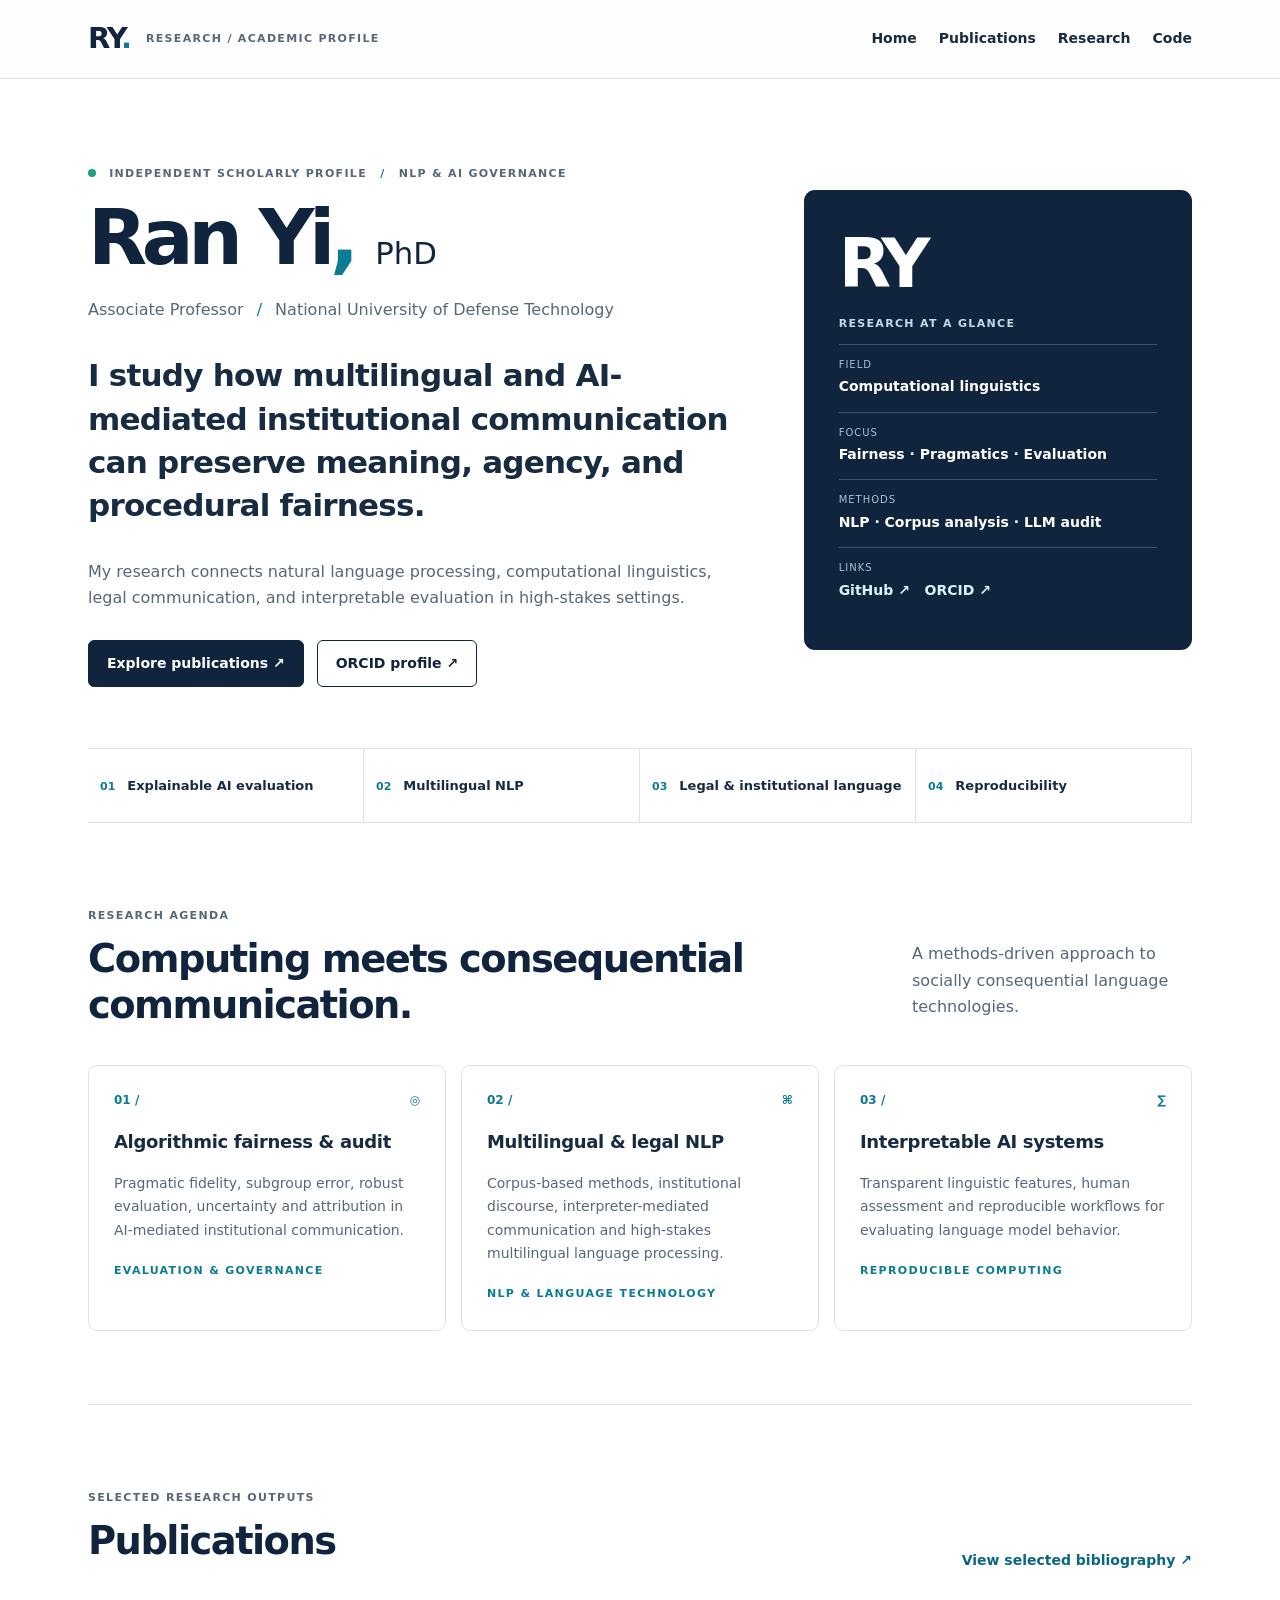
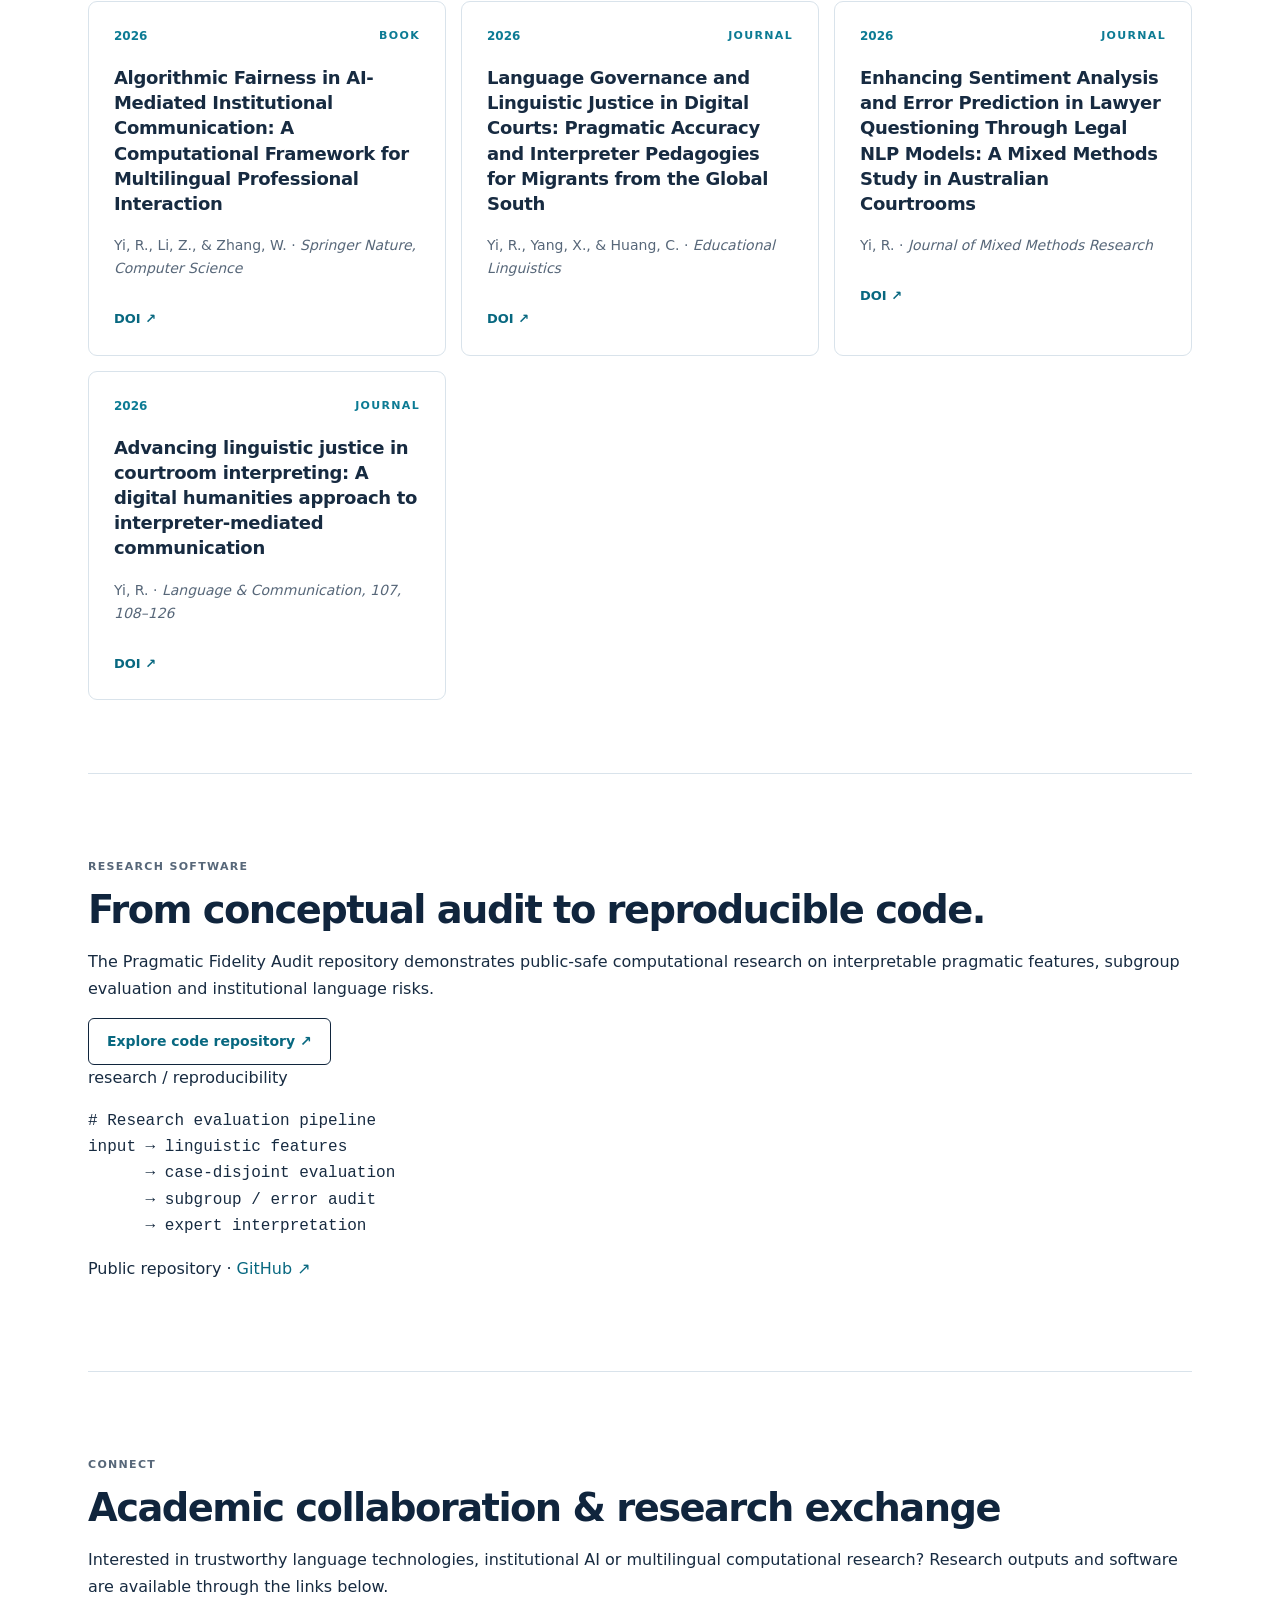
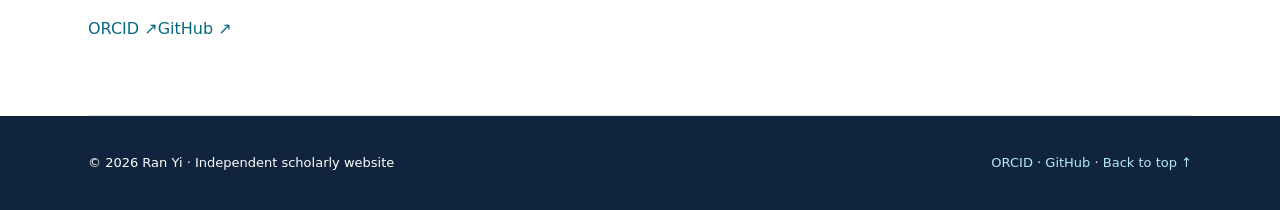
<file: index.html>
<!doctype html>
<html lang="en">
<head>
<meta charset="utf-8">
<meta name="viewport" content="width=device-width, initial-scale=1">
<meta name="theme-color" content="#0b1e35">
<meta name="author" content="Ran Yi">
<meta name="description" content="Academic website of Ran Yi, PhD: natural language processing, algorithmic fairness, multilingual and legal AI, reproducible computational research.">
<link rel="canonical" href="https://yiran910130.github.io/">
<link rel="icon" type="image/svg+xml" href="assets/favicon.svg">
<link rel="stylesheet" href="assets/site.css">
<meta property="og:type" content="profile"><meta property="og:title" content="Ran Yi, PhD | NLP · Algorithmic Fairness · Legal AI"><meta property="og:description" content="NLP · Algorithmic Fairness · Multilingual & Legal AI"><meta property="og:url" content="https://yiran910130.github.io/">
<title>Ran Yi, PhD | NLP · Algorithmic Fairness · Legal AI</title>
<script type="application/ld+json">{"@context": "https://schema.org", "@type": "Person", "name": "Ran Yi", "honorificSuffix": "PhD", "url": "https://yiran910130.github.io/", "sameAs": ["https://orcid.org/0000-0003-0630-8623", "https://github.com/yiran910130"], "jobTitle": "Associate Professor", "affiliation": {"@type": "CollegeOrUniversity", "name": "National University of Defense Technology"}, "knowsAbout": ["Natural language processing", "Algorithmic fairness", "Legal AI", "Multilingual communication", "Computational linguistics"]}</script>
</head>
<body><a class="skip" href="#content">Skip to main content</a>
<header class="header"><div class="shell nav"><a class="brand" href="index.html"><span class="brand-mark">RY<span class="brand-dot">.</span></span><span class="brand-caption">RESEARCH / ACADEMIC PROFILE</span></a><nav aria-label="Primary"><a aria-current="page" href="index.html">Home</a><a  href="publications.html">Publications</a><a href="index.html#research">Research</a><a href="index.html#software">Code</a></nav></div></header>
<main id="content"><div class="shell">
<section class="hero" aria-labelledby="hero-title"><div class="hero-main"><p class="eyebrow"><span class="status"></span> INDEPENDENT SCHOLARLY PROFILE <span class="slash">/</span> NLP &amp; AI GOVERNANCE</p><h1 id="hero-title">Ran Yi<span class="comma">,</span> <span class="degree">PhD</span></h1><p class="hero-role">Associate Professor <span class="slash">/</span> National University of Defense Technology</p><p class="hero-summary">I study how multilingual and AI-mediated institutional communication can preserve <strong>meaning, agency, and procedural fairness</strong>.</p><p class="lead">My research connects natural language processing, computational linguistics, legal communication, and interpretable evaluation in high-stakes settings.</p><div class="cta"><a class="btn primary" href="publications.html">Explore publications <span aria-hidden="true">↗</span></a><a class="btn outline" href="https://orcid.org/0000-0003-0630-8623">ORCID profile <span aria-hidden="true">↗</span></a></div></div>
<aside class="identity" aria-label="Research focus"><div class="initials" aria-hidden="true">RY</div><p class="label">RESEARCH AT A GLANCE</p><div class="identity-list"><div><span>FIELD</span><strong>Computational linguistics</strong></div><div><span>FOCUS</span><strong>Fairness · Pragmatics · Evaluation</strong></div><div><span>METHODS</span><strong>NLP · Corpus analysis · LLM audit</strong></div><div><span>LINKS</span><strong><a href="https://github.com/yiran910130">GitHub ↗</a> &nbsp; <a href="https://orcid.org/0000-0003-0630-8623">ORCID ↗</a></strong></div></div></aside></section>
<section class="band" aria-label="Core research strengths"><div><span class="band-number">01</span><span>Explainable AI evaluation</span></div><div><span class="band-number">02</span><span>Multilingual NLP</span></div><div><span class="band-number">03</span><span>Legal &amp; institutional language</span></div><div><span class="band-number">04</span><span>Reproducibility</span></div></section>
<section class="section" id="research"><div class="section-heading"><div><p class="eyebrow dark">RESEARCH AGENDA</p><h2>Computing meets consequential communication.</h2></div><p class="section-aside">A methods-driven approach to socially consequential language technologies.</p></div><div class="research-grid"><article class="research-card"><div class="card-top"><span>01 / </span><span class="research-symbol" aria-hidden="true">◎</span></div><h3>Algorithmic fairness &amp; audit</h3><p>Pragmatic fidelity, subgroup error, robust evaluation, uncertainty and attribution in AI-mediated institutional communication.</p><span class="keyword">EVALUATION &amp; GOVERNANCE</span></article><article class="research-card"><div class="card-top"><span>02 / </span><span class="research-symbol" aria-hidden="true">⌘</span></div><h3>Multilingual &amp; legal NLP</h3><p>Corpus-based methods, institutional discourse, interpreter-mediated communication and high-stakes multilingual language processing.</p><span class="keyword">NLP &amp; LANGUAGE TECHNOLOGY</span></article><article class="research-card"><div class="card-top"><span>03 / </span><span class="research-symbol" aria-hidden="true">∑</span></div><h3>Interpretable AI systems</h3><p>Transparent linguistic features, human assessment and reproducible workflows for evaluating language model behavior.</p><span class="keyword">REPRODUCIBLE COMPUTING</span></article></div></section>
<section class="section" id="selected"><div class="section-heading"><div><p class="eyebrow dark">SELECTED RESEARCH OUTPUTS</p><h2>Publications</h2></div><a class="view-all" href="publications.html">View selected bibliography <span>↗</span></a></div><div class="pub-grid"><article class="publication"><div class="pub-head"><span class="pub-year">2026</span><span class="pub-kind">Book</span></div><h3>Algorithmic Fairness in AI-Mediated Institutional Communication: A Computational Framework for Multilingual Professional Interaction</h3><p>Yi, R., Li, Z., &amp; Zhang, W. · <em>Springer Nature, Computer Science</em></p><div class="pub-actions"><a href="https://doi.org/10.1007/978-3-032-28658-1" target="_blank" rel="noopener noreferrer">DOI ↗</a></div></article>
<article class="publication"><div class="pub-head"><span class="pub-year">2026</span><span class="pub-kind">Journal</span></div><h3>Language Governance and Linguistic Justice in Digital Courts: Pragmatic Accuracy and Interpreter Pedagogies for Migrants from the Global South</h3><p>Yi, R., Yang, X., &amp; Huang, C. · <em>Educational Linguistics</em></p><div class="pub-actions"><a href="https://doi.org/10.1515/eduling-2025-0023" target="_blank" rel="noopener noreferrer">DOI ↗</a></div></article>
<article class="publication"><div class="pub-head"><span class="pub-year">2026</span><span class="pub-kind">Journal</span></div><h3>Enhancing Sentiment Analysis and Error Prediction in Lawyer Questioning Through Legal NLP Models: A Mixed Methods Study in Australian Courtrooms</h3><p>Yi, R. · <em>Journal of Mixed Methods Research</em></p><div class="pub-actions"><a href="https://doi.org/10.1177/15586898261429189" target="_blank" rel="noopener noreferrer">DOI ↗</a></div></article>
<article class="publication"><div class="pub-head"><span class="pub-year">2026</span><span class="pub-kind">Journal</span></div><h3>Advancing linguistic justice in courtroom interpreting: A digital humanities approach to interpreter-mediated communication</h3><p>Yi, R. · <em>Language &amp; Communication, 107, 108–126</em></p><div class="pub-actions"><a href="https://doi.org/10.1016/j.langcom.2026.01.009" target="_blank" rel="noopener noreferrer">DOI ↗</a></div></article></div></section>
<section class="section code-section" id="software"><div><p class="eyebrow">RESEARCH SOFTWARE</p><h2>From conceptual audit to reproducible code.</h2><p>The Pragmatic Fidelity Audit repository demonstrates public-safe computational research on interpretable pragmatic features, subgroup evaluation and institutional language risks.</p><a class="btn light" href="https://github.com/yiran910130/human-llm-pragmatic-fidelity">Explore code repository ↗</a></div><div class="code-window"><div class="window-bar"><span></span><span></span><span></span><span class="window-file">research / reproducibility</span></div><pre aria-label="Research pipeline schematic"><span class="code-comment"># Research evaluation pipeline</span>
input → linguistic features
      → case-disjoint evaluation
      → subgroup / error audit
      → expert interpretation</pre><p>Public repository · <a href="https://github.com/yiran910130/human-llm-pragmatic-fidelity">GitHub ↗</a></p></div></section>
<section class="section contact" id="contact"><div><p class="eyebrow dark">CONNECT</p><h2>Academic collaboration &amp; research exchange</h2><p>Interested in trustworthy language technologies, institutional AI or multilingual computational research? Research outputs and software are available through the links below.</p></div><div class="contact-actions"><a href="https://orcid.org/0000-0003-0630-8623">ORCID ↗</a><a href="https://github.com/yiran910130">GitHub ↗</a></div></section>
</div></main>
<footer class="footer"><div class="shell foot"><span>© 2026 Ran Yi · Independent scholarly website</span><span><a href="https://orcid.org/0000-0003-0630-8623">ORCID</a> · <a href="https://github.com/yiran910130">GitHub</a> · <a href="#content">Back to top ↑</a></span></div></footer></body></html>
</file>
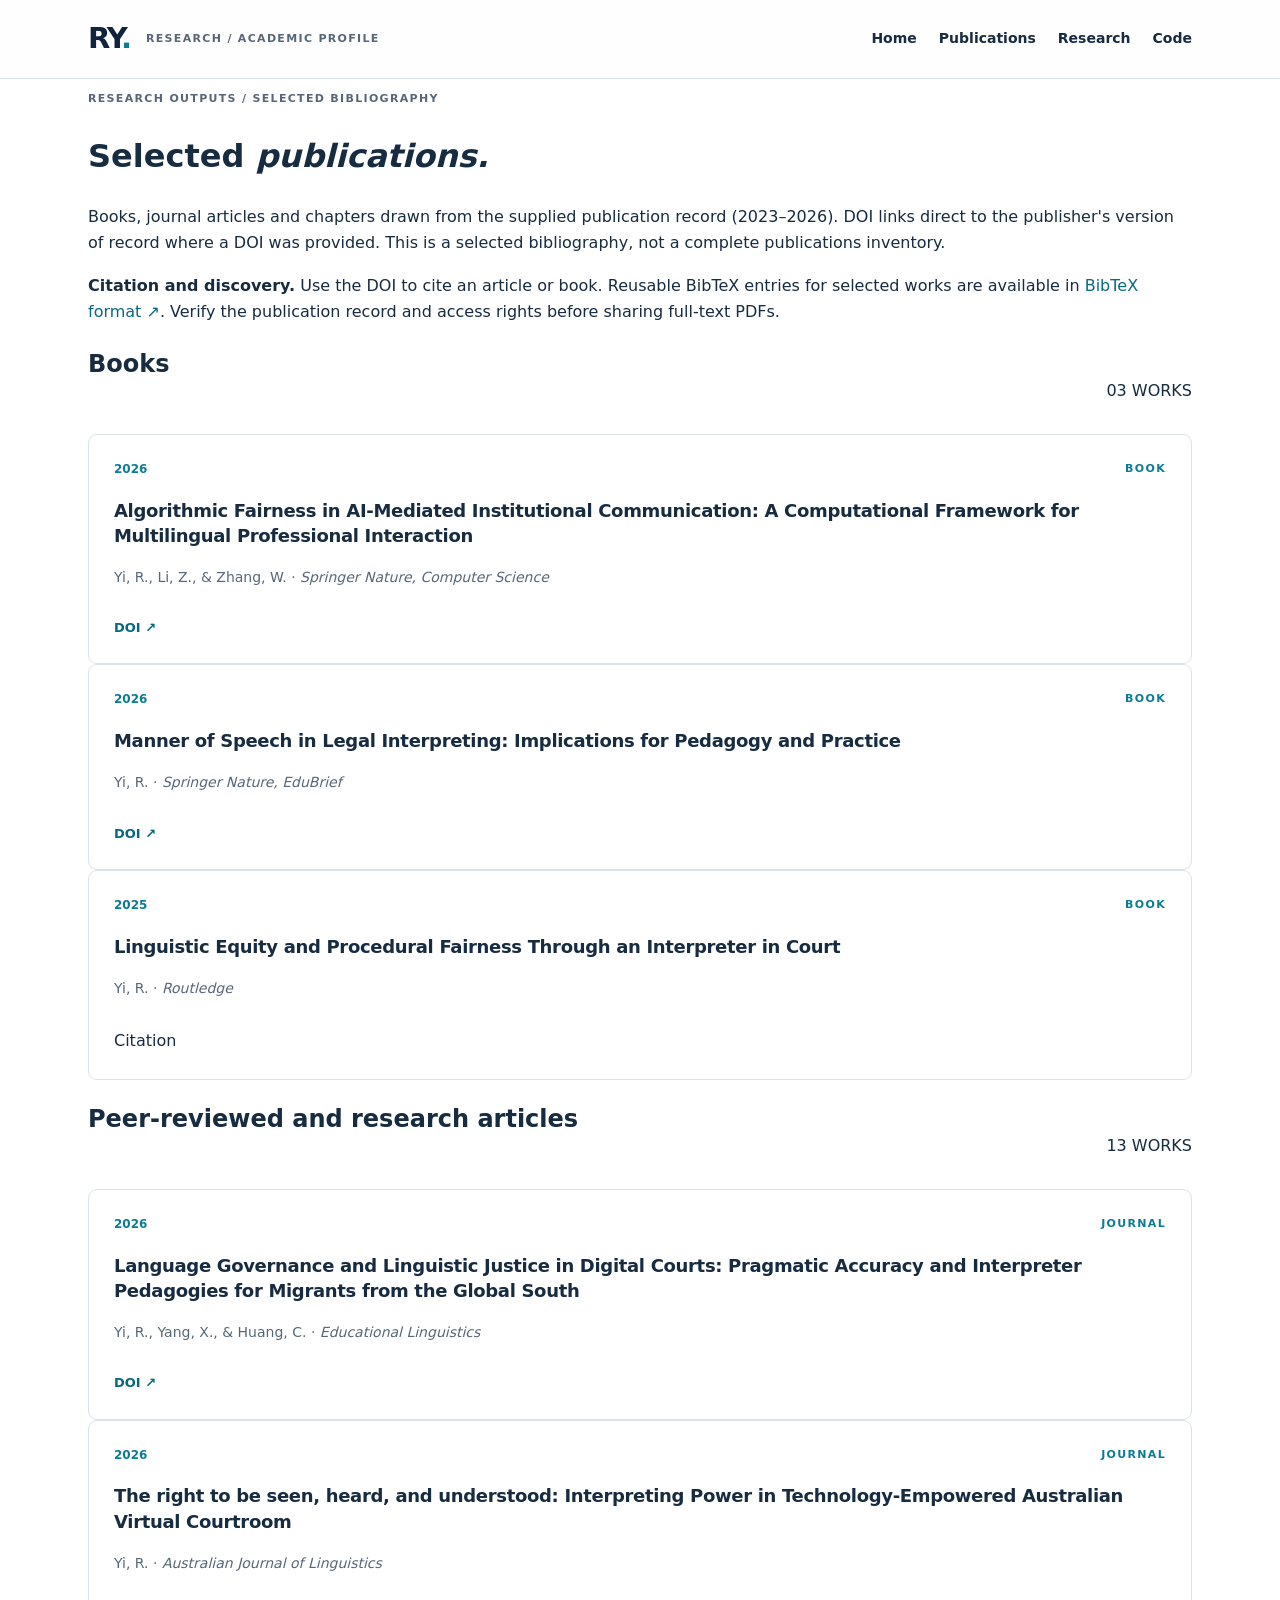
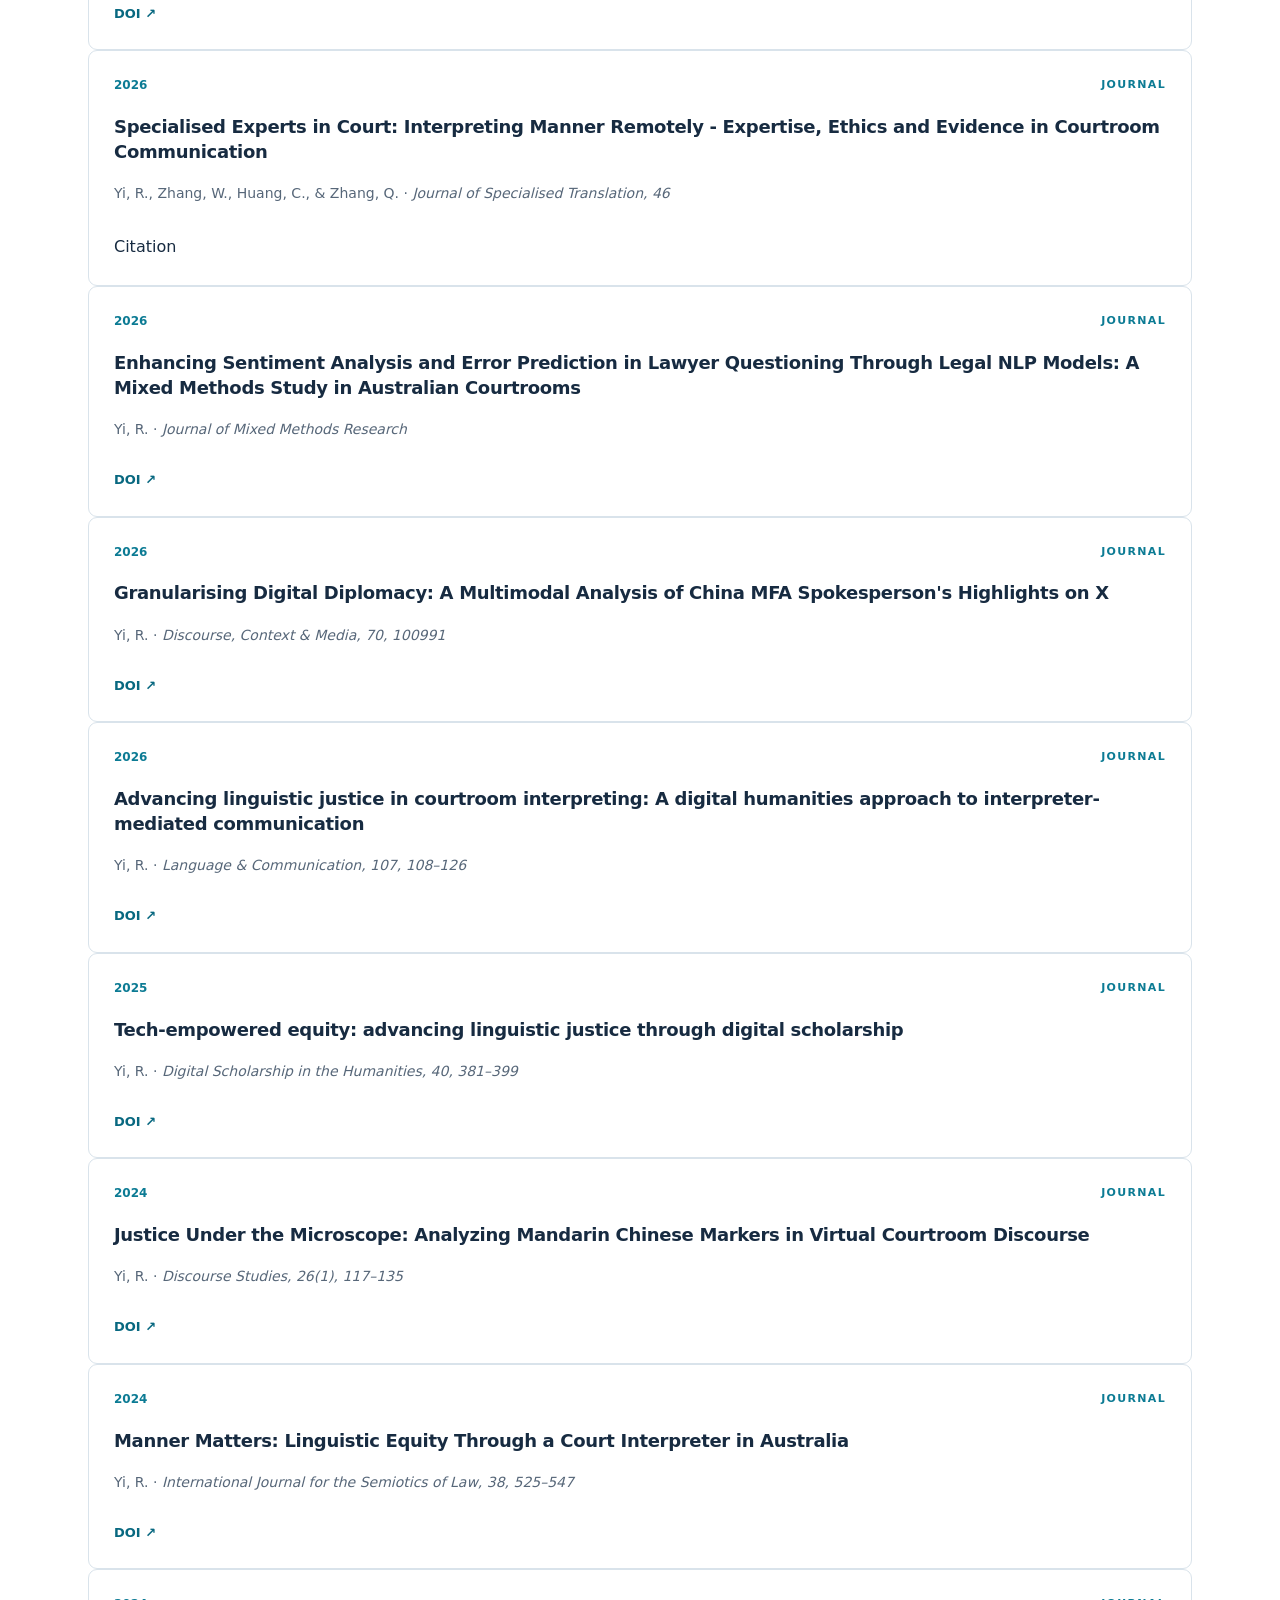
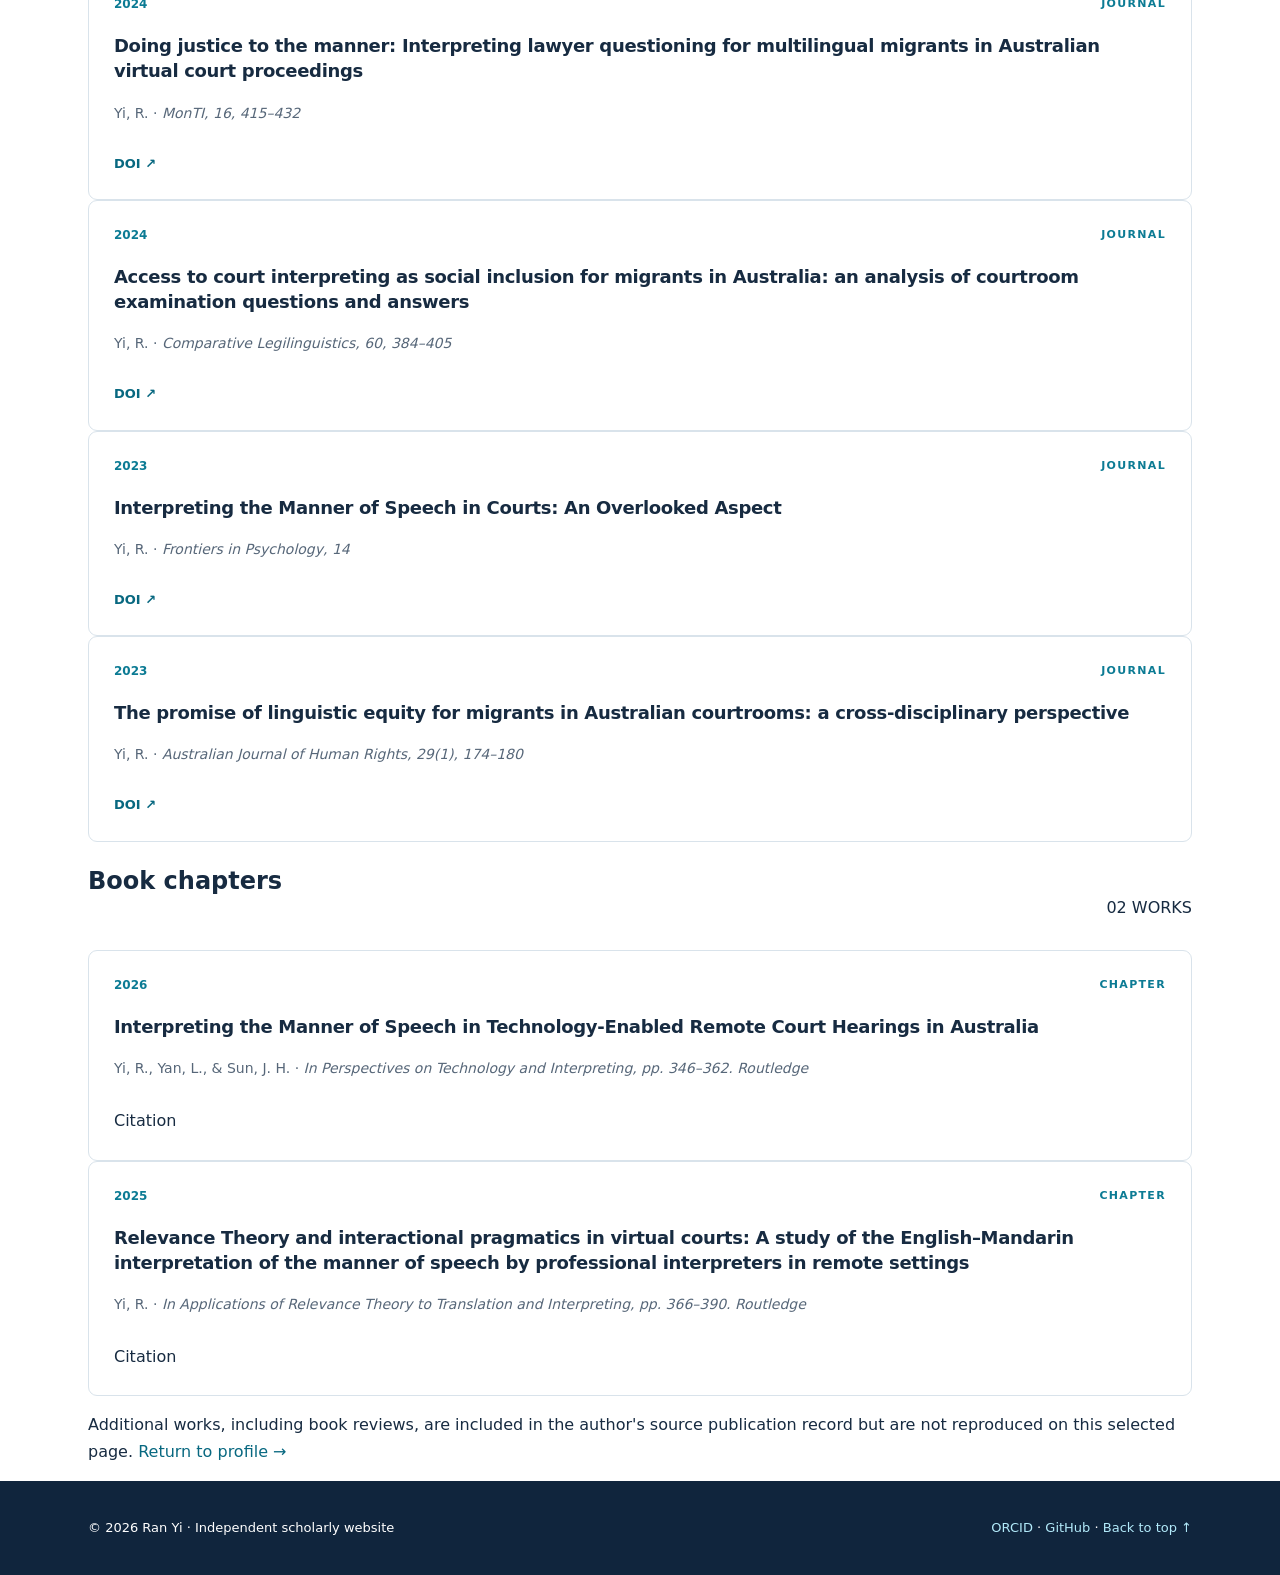
<file: publications.html>
<!doctype html>
<html lang="en">
<head>
<meta charset="utf-8">
<meta name="viewport" content="width=device-width, initial-scale=1">
<meta name="theme-color" content="#0b1e35">
<meta name="author" content="Ran Yi">
<meta name="description" content="Academic website of Ran Yi, PhD: natural language processing, algorithmic fairness, multilingual and legal AI, reproducible computational research.">
<link rel="canonical" href="https://yiran910130.github.io/publications.html">
<link rel="icon" type="image/svg+xml" href="assets/favicon.svg">
<link rel="stylesheet" href="assets/site.css">
<meta property="og:type" content="profile"><meta property="og:title" content="Publications | Ran Yi, PhD"><meta property="og:description" content="NLP · Algorithmic Fairness · Multilingual & Legal AI"><meta property="og:url" content="https://yiran910130.github.io/publications.html">
<title>Publications | Ran Yi, PhD</title>
<script type="application/ld+json">{"@context": "https://schema.org", "@type": "Person", "name": "Ran Yi", "honorificSuffix": "PhD", "url": "https://yiran910130.github.io/", "sameAs": ["https://orcid.org/0000-0003-0630-8623", "https://github.com/yiran910130"], "jobTitle": "Associate Professor", "affiliation": {"@type": "CollegeOrUniversity", "name": "National University of Defense Technology"}, "knowsAbout": ["Natural language processing", "Algorithmic fairness", "Legal AI", "Multilingual communication", "Computational linguistics"]}</script>
</head>
<body><a class="skip" href="#content">Skip to main content</a>
<header class="header"><div class="shell nav"><a class="brand" href="index.html"><span class="brand-mark">RY<span class="brand-dot">.</span></span><span class="brand-caption">RESEARCH / ACADEMIC PROFILE</span></a><nav aria-label="Primary"><a  href="index.html">Home</a><a aria-current="page" href="publications.html">Publications</a><a href="index.html#research">Research</a><a href="index.html#software">Code</a></nav></div></header>
<main id="content" class="shell publications-page"><p class="eyebrow dark">RESEARCH OUTPUTS / SELECTED BIBLIOGRAPHY</p><h1>Selected <em>publications.</em></h1><p class="pub-intro">Books, journal articles and chapters drawn from the supplied publication record (2023–2026). DOI links direct to the publisher's version of record where a DOI was provided. This is a selected bibliography, not a complete publications inventory.</p><div class="pub-notice"><strong>Citation and discovery.</strong> Use the DOI to cite an article or book. Reusable BibTeX entries for selected works are available in <a href="data/publications.bib">BibTeX format ↗</a>. Verify the publication record and access rights before sharing full-text PDFs.</div><section class="pub-section"><div class="section-heading"><h2>Books</h2><span class="count">03 WORKS</span></div><div class="pub-list"><article class="publication"><div class="pub-head"><span class="pub-year">2026</span><span class="pub-kind">Book</span></div><h3>Algorithmic Fairness in AI-Mediated Institutional Communication: A Computational Framework for Multilingual Professional Interaction</h3><p>Yi, R., Li, Z., &amp; Zhang, W. · <em>Springer Nature, Computer Science</em></p><div class="pub-actions"><a href="https://doi.org/10.1007/978-3-032-28658-1" target="_blank" rel="noopener noreferrer">DOI ↗</a></div></article>
<article class="publication"><div class="pub-head"><span class="pub-year">2026</span><span class="pub-kind">Book</span></div><h3>Manner of Speech in Legal Interpreting: Implications for Pedagogy and Practice</h3><p>Yi, R. · <em>Springer Nature, EduBrief</em></p><div class="pub-actions"><a href="https://doi.org/10.1007/978-981-95-8590-8" target="_blank" rel="noopener noreferrer">DOI ↗</a></div></article>
<article class="publication"><div class="pub-head"><span class="pub-year">2025</span><span class="pub-kind">Book</span></div><h3>Linguistic Equity and Procedural Fairness Through an Interpreter in Court</h3><p>Yi, R. · <em>Routledge</em></p><div class="pub-actions"><span class="muted">Citation</span></div></article></div></section><section class="pub-section"><div class="section-heading"><h2>Peer-reviewed and research articles</h2><span class="count">13 WORKS</span></div><div class="pub-list"><article class="publication"><div class="pub-head"><span class="pub-year">2026</span><span class="pub-kind">Journal</span></div><h3>Language Governance and Linguistic Justice in Digital Courts: Pragmatic Accuracy and Interpreter Pedagogies for Migrants from the Global South</h3><p>Yi, R., Yang, X., &amp; Huang, C. · <em>Educational Linguistics</em></p><div class="pub-actions"><a href="https://doi.org/10.1515/eduling-2025-0023" target="_blank" rel="noopener noreferrer">DOI ↗</a></div></article>
<article class="publication"><div class="pub-head"><span class="pub-year">2026</span><span class="pub-kind">Journal</span></div><h3>The right to be seen, heard, and understood: Interpreting Power in Technology-Empowered Australian Virtual Courtroom</h3><p>Yi, R. · <em>Australian Journal of Linguistics</em></p><div class="pub-actions"><a href="https://doi.org/10.1080/07268602.2026.2641217" target="_blank" rel="noopener noreferrer">DOI ↗</a></div></article>
<article class="publication"><div class="pub-head"><span class="pub-year">2026</span><span class="pub-kind">Journal</span></div><h3>Specialised Experts in Court: Interpreting Manner Remotely - Expertise, Ethics and Evidence in Courtroom Communication</h3><p>Yi, R., Zhang, W., Huang, C., &amp; Zhang, Q. · <em>Journal of Specialised Translation, 46</em></p><div class="pub-actions"><span class="muted">Citation</span></div></article>
<article class="publication"><div class="pub-head"><span class="pub-year">2026</span><span class="pub-kind">Journal</span></div><h3>Enhancing Sentiment Analysis and Error Prediction in Lawyer Questioning Through Legal NLP Models: A Mixed Methods Study in Australian Courtrooms</h3><p>Yi, R. · <em>Journal of Mixed Methods Research</em></p><div class="pub-actions"><a href="https://doi.org/10.1177/15586898261429189" target="_blank" rel="noopener noreferrer">DOI ↗</a></div></article>
<article class="publication"><div class="pub-head"><span class="pub-year">2026</span><span class="pub-kind">Journal</span></div><h3>Granularising Digital Diplomacy: A Multimodal Analysis of China MFA Spokesperson's Highlights on X</h3><p>Yi, R. · <em>Discourse, Context &amp; Media, 70, 100991</em></p><div class="pub-actions"><a href="https://doi.org/10.1016/j.dcm.2026.100991" target="_blank" rel="noopener noreferrer">DOI ↗</a></div></article>
<article class="publication"><div class="pub-head"><span class="pub-year">2026</span><span class="pub-kind">Journal</span></div><h3>Advancing linguistic justice in courtroom interpreting: A digital humanities approach to interpreter-mediated communication</h3><p>Yi, R. · <em>Language &amp; Communication, 107, 108–126</em></p><div class="pub-actions"><a href="https://doi.org/10.1016/j.langcom.2026.01.009" target="_blank" rel="noopener noreferrer">DOI ↗</a></div></article>
<article class="publication"><div class="pub-head"><span class="pub-year">2025</span><span class="pub-kind">Journal</span></div><h3>Tech-empowered equity: advancing linguistic justice through digital scholarship</h3><p>Yi, R. · <em>Digital Scholarship in the Humanities, 40, 381–399</em></p><div class="pub-actions"><a href="https://doi.org/10.1093/llc/fqaf007" target="_blank" rel="noopener noreferrer">DOI ↗</a></div></article>
<article class="publication"><div class="pub-head"><span class="pub-year">2024</span><span class="pub-kind">Journal</span></div><h3>Justice Under the Microscope: Analyzing Mandarin Chinese Markers in Virtual Courtroom Discourse</h3><p>Yi, R. · <em>Discourse Studies, 26(1), 117–135</em></p><div class="pub-actions"><a href="https://doi.org/10.1177/14614456231197045" target="_blank" rel="noopener noreferrer">DOI ↗</a></div></article>
<article class="publication"><div class="pub-head"><span class="pub-year">2024</span><span class="pub-kind">Journal</span></div><h3>Manner Matters: Linguistic Equity Through a Court Interpreter in Australia</h3><p>Yi, R. · <em>International Journal for the Semiotics of Law, 38, 525–547</em></p><div class="pub-actions"><a href="https://doi.org/10.1007/s11196-023-10090-3" target="_blank" rel="noopener noreferrer">DOI ↗</a></div></article>
<article class="publication"><div class="pub-head"><span class="pub-year">2024</span><span class="pub-kind">Journal</span></div><h3>Doing justice to the manner: Interpreting lawyer questioning for multilingual migrants in Australian virtual court proceedings</h3><p>Yi, R. · <em>MonTI, 16, 415–432</em></p><div class="pub-actions"><a href="https://doi.org/10.6035/MonTI.2024.16.13" target="_blank" rel="noopener noreferrer">DOI ↗</a></div></article>
<article class="publication"><div class="pub-head"><span class="pub-year">2024</span><span class="pub-kind">Journal</span></div><h3>Access to court interpreting as social inclusion for migrants in Australia: an analysis of courtroom examination questions and answers</h3><p>Yi, R. · <em>Comparative Legilinguistics, 60, 384–405</em></p><div class="pub-actions"><a href="https://doi.org/10.14746/cl.2024.60.5" target="_blank" rel="noopener noreferrer">DOI ↗</a></div></article>
<article class="publication"><div class="pub-head"><span class="pub-year">2023</span><span class="pub-kind">Journal</span></div><h3>Interpreting the Manner of Speech in Courts: An Overlooked Aspect</h3><p>Yi, R. · <em>Frontiers in Psychology, 14</em></p><div class="pub-actions"><a href="https://doi.org/10.3389/fpsyg.2023.1209908" target="_blank" rel="noopener noreferrer">DOI ↗</a></div></article>
<article class="publication"><div class="pub-head"><span class="pub-year">2023</span><span class="pub-kind">Journal</span></div><h3>The promise of linguistic equity for migrants in Australian courtrooms: a cross-disciplinary perspective</h3><p>Yi, R. · <em>Australian Journal of Human Rights, 29(1), 174–180</em></p><div class="pub-actions"><a href="https://doi.org/10.1080/1323238X.2023.2232171" target="_blank" rel="noopener noreferrer">DOI ↗</a></div></article></div></section><section class="pub-section"><div class="section-heading"><h2>Book chapters</h2><span class="count">02 WORKS</span></div><div class="pub-list"><article class="publication"><div class="pub-head"><span class="pub-year">2026</span><span class="pub-kind">Chapter</span></div><h3>Interpreting the Manner of Speech in Technology-Enabled Remote Court Hearings in Australia</h3><p>Yi, R., Yan, L., &amp; Sun, J. H. · <em>In Perspectives on Technology and Interpreting, pp. 346–362. Routledge</em></p><div class="pub-actions"><span class="muted">Citation</span></div></article>
<article class="publication"><div class="pub-head"><span class="pub-year">2025</span><span class="pub-kind">Chapter</span></div><h3>Relevance Theory and interactional pragmatics in virtual courts: A study of the English–Mandarin interpretation of the manner of speech by professional interpreters in remote settings</h3><p>Yi, R. · <em>In Applications of Relevance Theory to Translation and Interpreting, pp. 366–390. Routledge</em></p><div class="pub-actions"><span class="muted">Citation</span></div></article></div></section><p class="bibliography-note">Additional works, including book reviews, are included in the author's source publication record but are not reproduced on this selected page. <a href="index.html">Return to profile →</a></p></main>
<footer class="footer"><div class="shell foot"><span>© 2026 Ran Yi · Independent scholarly website</span><span><a href="https://orcid.org/0000-0003-0630-8623">ORCID</a> · <a href="https://github.com/yiran910130">GitHub</a> · <a href="#content">Back to top ↑</a></span></div></footer></body></html>
</file>
<file: assets/site.css>
:root{--navy:#10253d;--ink:#172b41;--muted:#576779;--line:#d9e3eb;--wash:#f4f7fa;--accent:#0c7b94}*{box-sizing:border-box}html{scroll-behavior:smooth}body{margin:0;font:16px/1.65 system-ui,-apple-system,Segoe UI,Arial,sans-serif;color:var(--ink);background:white}a{color:#086880;text-decoration:none}a:hover{text-decoration:underline}.shell{max-width:1160px;margin:auto;padding:0 28px}.header{border-bottom:1px solid var(--line);position:sticky;top:0;background:#fffefef5;z-index:4}.nav{display:flex;align-items:center;justify-content:space-between;gap:20px;min-height:78px}.brand{display:flex;align-items:center;gap:16px;color:var(--navy);font-weight:700}.brand-mark{font-size:29px;letter-spacing:-2px}.brand-dot{color:var(--accent)}.brand-caption,.eyebrow,.label,.keyword,.publication .pub-kind{font-size:11px;letter-spacing:.12em;text-transform:uppercase;font-weight:700;color:var(--muted)}nav{display:flex;gap:22px;flex-wrap:wrap}nav a{color:var(--ink);font-size:14px;font-weight:600}.hero{display:grid;grid-template-columns:1.75fr 1fr;gap:36px;align-items:center;padding:75px 0 61px}.hero h1{font-size:clamp(48px,6vw,87px);letter-spacing:-.07em;line-height:1.05;margin:15px 0 18px;color:var(--navy)}.degree{font-size:.4em;letter-spacing:0;font-weight:450}.hero-role{font-size:16px;color:var(--muted)}.hero-summary{font-size:clamp(21px,2.5vw,31px);line-height:1.4;font-weight:550;max-width:680px;letter-spacing:-.025em}.lead{font-size:16px;color:var(--muted);max-width:665px}.slash{color:var(--accent);margin:0 8px}.status{display:inline-block;width:8px;height:8px;border-radius:50%;background:#20a17d;margin-right:8px}.cta,.pub-actions{display:flex;gap:13px;flex-wrap:wrap;margin-top:28px}.btn{display:inline-block;border:1px solid var(--navy);border-radius:6px;padding:11px 18px;font-size:14px;font-weight:650}.btn.primary{background:var(--navy);color:white}.btn.outline{color:var(--navy)}.identity{background:var(--navy);color:white;border-radius:11px;padding:35px}.initials{font-size:68px;font-weight:800;letter-spacing:-.09em;line-height:1.15}.identity .label{color:#c2dbe5}.identity-list>div{padding:12px 0;border-top:1px solid #ffffff34}.identity-list span{font-size:10px;letter-spacing:.1em;color:#a7c4d2;display:block}.identity-list strong{font-size:14px}.identity a{color:#d7f4fa}.band{display:grid;grid-template-columns:repeat(4,1fr);border-top:1px solid var(--line);border-bottom:1px solid var(--line)}.band>div{padding:26px 12px;border-right:1px solid var(--line);font-size:13px;font-weight:600}.band-number{font-size:11px;color:var(--accent);margin-right:12px}.section{padding:73px 0;border-bottom:1px solid var(--line)}.section-heading{display:flex;justify-content:space-between;gap:25px;align-items:end;margin-bottom:29px}.section h2{color:var(--navy);font-size:clamp(27px,3vw,40px);letter-spacing:-.04em;line-height:1.2;margin:8px 0}.section-aside{max-width:280px;color:var(--muted)}.research-grid,.pub-grid{display:grid;grid-template-columns:repeat(3,1fr);gap:15px}.research-card,.publication{border:1px solid var(--line);border-radius:9px;padding:25px;background:white}.card-top,.pub-head{display:flex;justify-content:space-between;color:var(--accent);font-size:12px;font-weight:650}.research-card h3,.publication h3{font-size:18px;line-height:1.4;letter-spacing:-.018em}.research-card p,.publication p{font-size:14px;color:var(--muted)}.publication .pub-kind{color:var(--accent)}.pub-actions a{font-size:13px;font-weight:650}.keyword{color:var(--accent)}.view-all{font-weight:700;font-size:14px}.section ul{padding-left:23px}.section li{margin:11px 0}.footer{background:var(--navy);color:white;padding:36px 0;font-size:13px}.footer a{color:#b2eafa}.footer .shell{display:flex;justify-content:space-between;flex-wrap:wrap;gap:16px}.skip{position:absolute;top:-100px}.skip:focus{top:0;background:white;padding:10px;z-index:20}.comma{color:var(--accent)}@media(max-width:800px){.hero{grid-template-columns:1fr;padding:42px 0}.research-grid,.pub-grid{grid-template-columns:1fr 1fr}.band{grid-template-columns:1fr 1fr}.section-heading{display:block}.brand-caption{display:none}}@media(max-width:550px){.shell{padding:0 17px}.nav{align-items:start;flex-direction:column;padding-top:10px;padding-bottom:12px;gap:4px}nav{gap:16px}.research-grid,.pub-grid{grid-template-columns:1fr}.hero h1{font-size:50px}.section{padding:44px 0}.band>div{padding:13px}.identity{padding:23px}}
</file>
